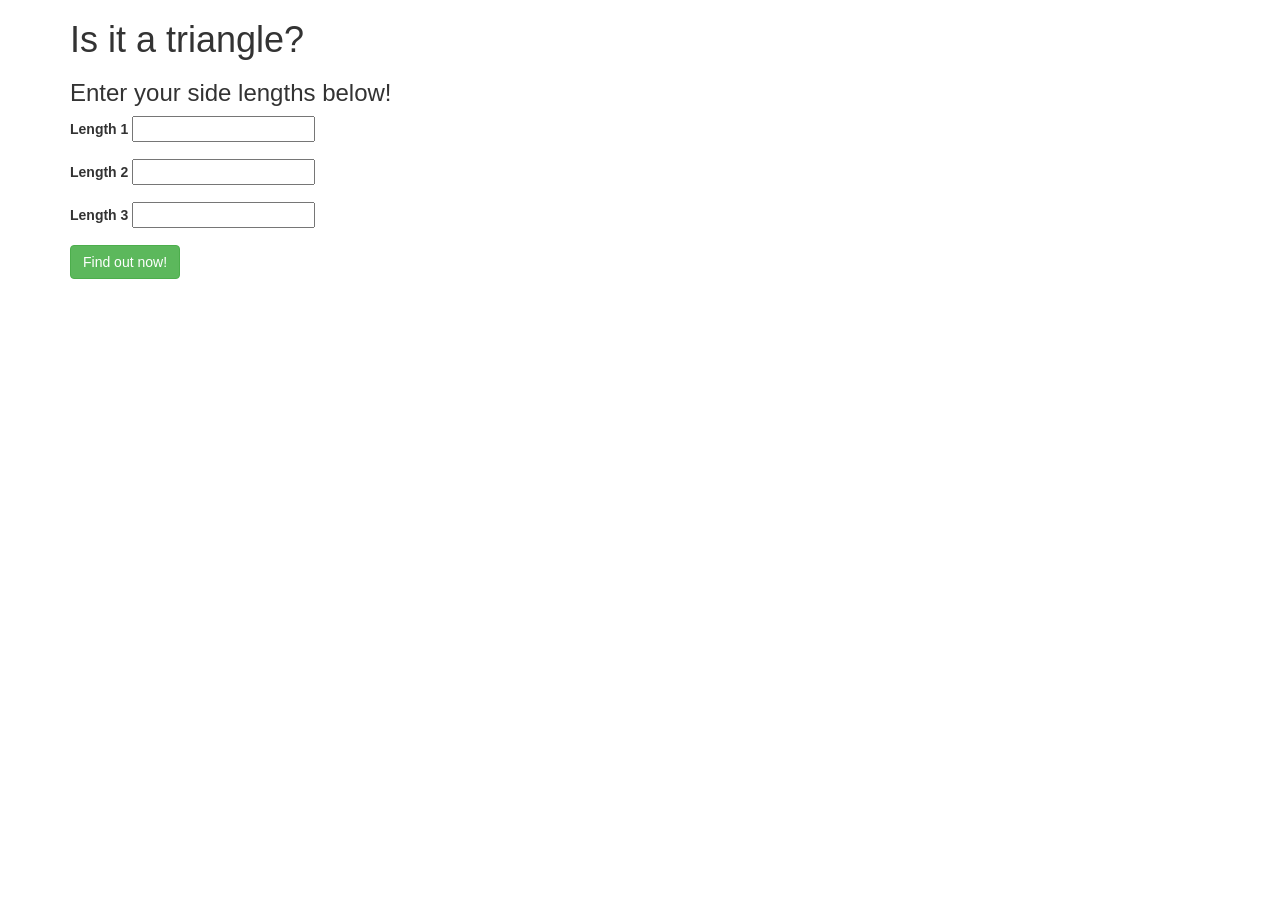
<file: index.html>
<!DOCTYPE html>
<html>
  <head>
    <meta charset="utf-8">
    <link rel="stylesheet" type="text/css" href="bootstrap/css/bootstrap.css" media="screen" charset="utf-8">
    <link rel="stylesheet" type="text/css" href="css/styles.css" media="screen"  charset="utf-8">

    <script src="js/jquery-1.12.0.js"></script>
    <script src="bootstrap/js/bootstrap.min.js"></script>
    <script src ="js/scripts.js"></script>
    <title></title>
  </head>
  <body>
    <div class="container">
      <header>
          <h1>Is it a triangle?</h1>
          <h3>Enter your side lengths below!</h3>
      </header>
      <form id="triangulate">
        <div class="form-group">
          <label for="length1">Length 1</label>
          <input id="length1" type="text">
        </div>
        <div class="form-group">
          <label for="length2">Length 2</label>
          <input id="length2" type="text">
        </div>
        <div class="form-group">
          <label for="length3">Length 3</label>
          <input id="length3" type="text">
        </div>
        <button type="submit" class="btn btn-success" name="button">Find out now!</button>
      </form>
      <div id="resultstrue">
        <p>You made a <span class="type"></span> triangle!</p>
      </div>
      <div id="resultsfalse">
        <p>You did not make a triangle! Try again!</p>
      </div>
    </div>

  </body>
</html>
</file>
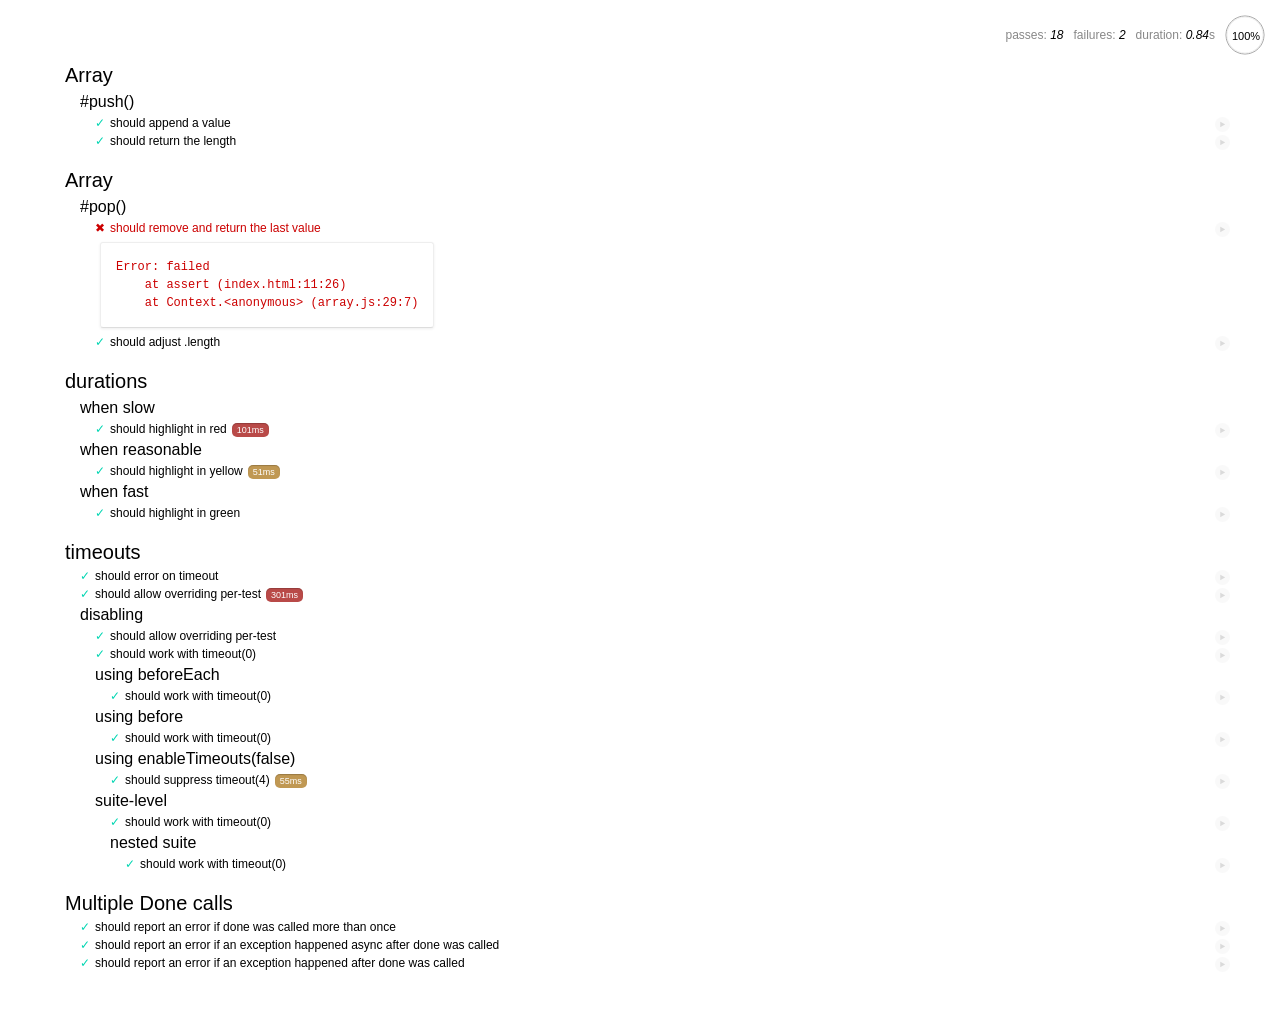
<file: specs/mocha-master/test/browser/index.html>
<html>
  <head>
    <title>Mocha</title>
    <meta http-equiv="Content-Type" content="text/html; charset=UTF-8">
    <meta name="viewport" content="width=device-width, initial-scale=1.0">
    <link rel="stylesheet" href="../../mocha.css" />
    <script src="../../mocha.js"></script>
    <script>mocha.setup('bdd')</script>
    <script>
      function assert(expr, msg) {
        if (!expr) throw new Error(msg || 'failed');
      }
    </script>
    <script src="array.js"></script>
    <script src="../acceptance/duration.js"></script>
    <script src="../acceptance/timeout.js"></script>
    <script src="multiple-done.js"></script>
    <script>
      onload = function(){
        mocha.checkLeaks();
        mocha.globals(['foo']);
        var runner = mocha.run();

        // runner.on('test end', function(test){
        //   console.log(test.fullTitle());
        // });
      };
    </script>
  </head>
  <body>
    <div id="mocha"></div>
  </body>
</html>
</file>
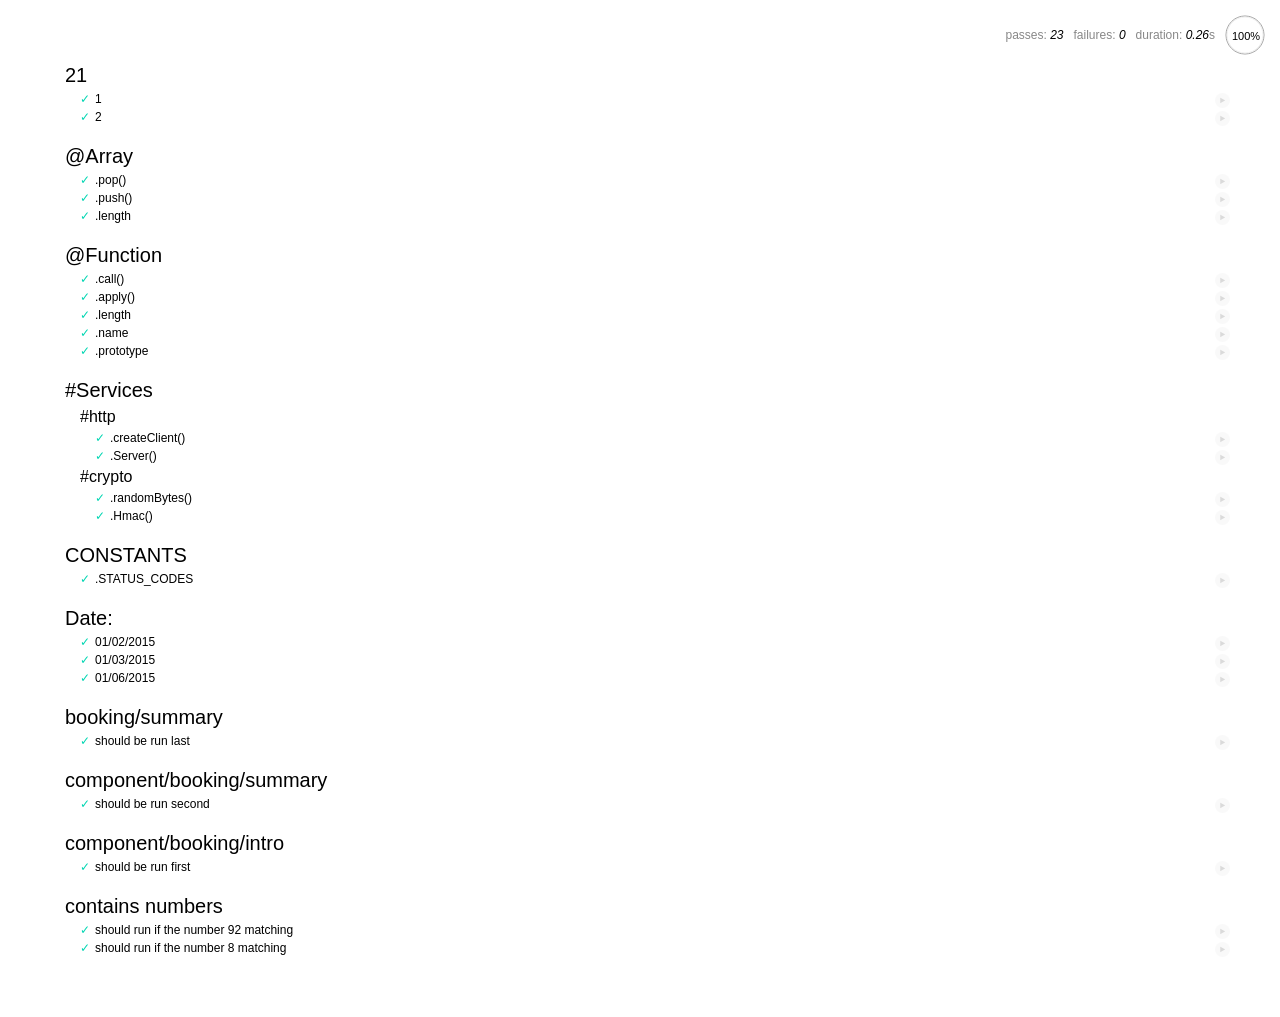
<file: specs/mocha-master/test/browser/grep.html>
<html>
  <head>
    <title>Mocha</title>
    <meta http-equiv="Content-Type" content="text/html; charset=UTF-8">
    <meta name="viewport" content="width=device-width, initial-scale=1.0">
    <link rel="stylesheet" href="../../mocha.css" />
    <script src="../../mocha.js"></script>
    <script>mocha.setup('bdd')</script>
    <script>
      function assert(expr, msg) {
        if (!expr) throw new Error(msg || 'failed');
      }
    </script>
    <script src="grep.js"></script>
  </head>
  <body>
    <div id="mocha"></div>
  <script>
      (function(window) {
        var location = window.location;
        mocha.checkLeaks();
        var runner = mocha.run();
        setTimeout(run, 1000);

        function run() {
          var regex = [
              '.*',                                // All
              'm{2}',                              // 'mm...m'
              '\\d',                               // Contains number
              '^\\d{2}(?=\\s\\d$)',                // Start with 2 numbers and end with one
              '^@.*(?=\\(\\)$)',                   // Run @Array and @Function suite, but only function
              '^@(?!.*\\)$)',                      // Run @Array and @Function suite, but only properties
              '^co',                               // Start with 'co'
              'first$',                            // Ends with 'first'
              '^co.*(?=second$)',                  // Starts with 'co', ends with 'second'
              '^Date:\\s01\/0(?:[1-4])\/2015$',    // Run all tests between '01/[01-04]/2015'
              encodeURIComponent('^#'),            // Run encoded => start with '#'
              encodeURIComponent('^[^a-z|0-9]+$')  // Run encoded => only uppercase suites(include `it` fns), e.g: CONSTANTS
            ]
            , qs = location.search.replace('?grep=', '')
            , re = ~qs.indexOf('%') ? qs : decodeURIComponent(qs)
            , grep = regex[regex.indexOf(re) + 1];

          return grep
            ? location.search = 'grep=' + grep
            : false;
        }
      })(window);
  </script>
  </body>
</html>
</file>
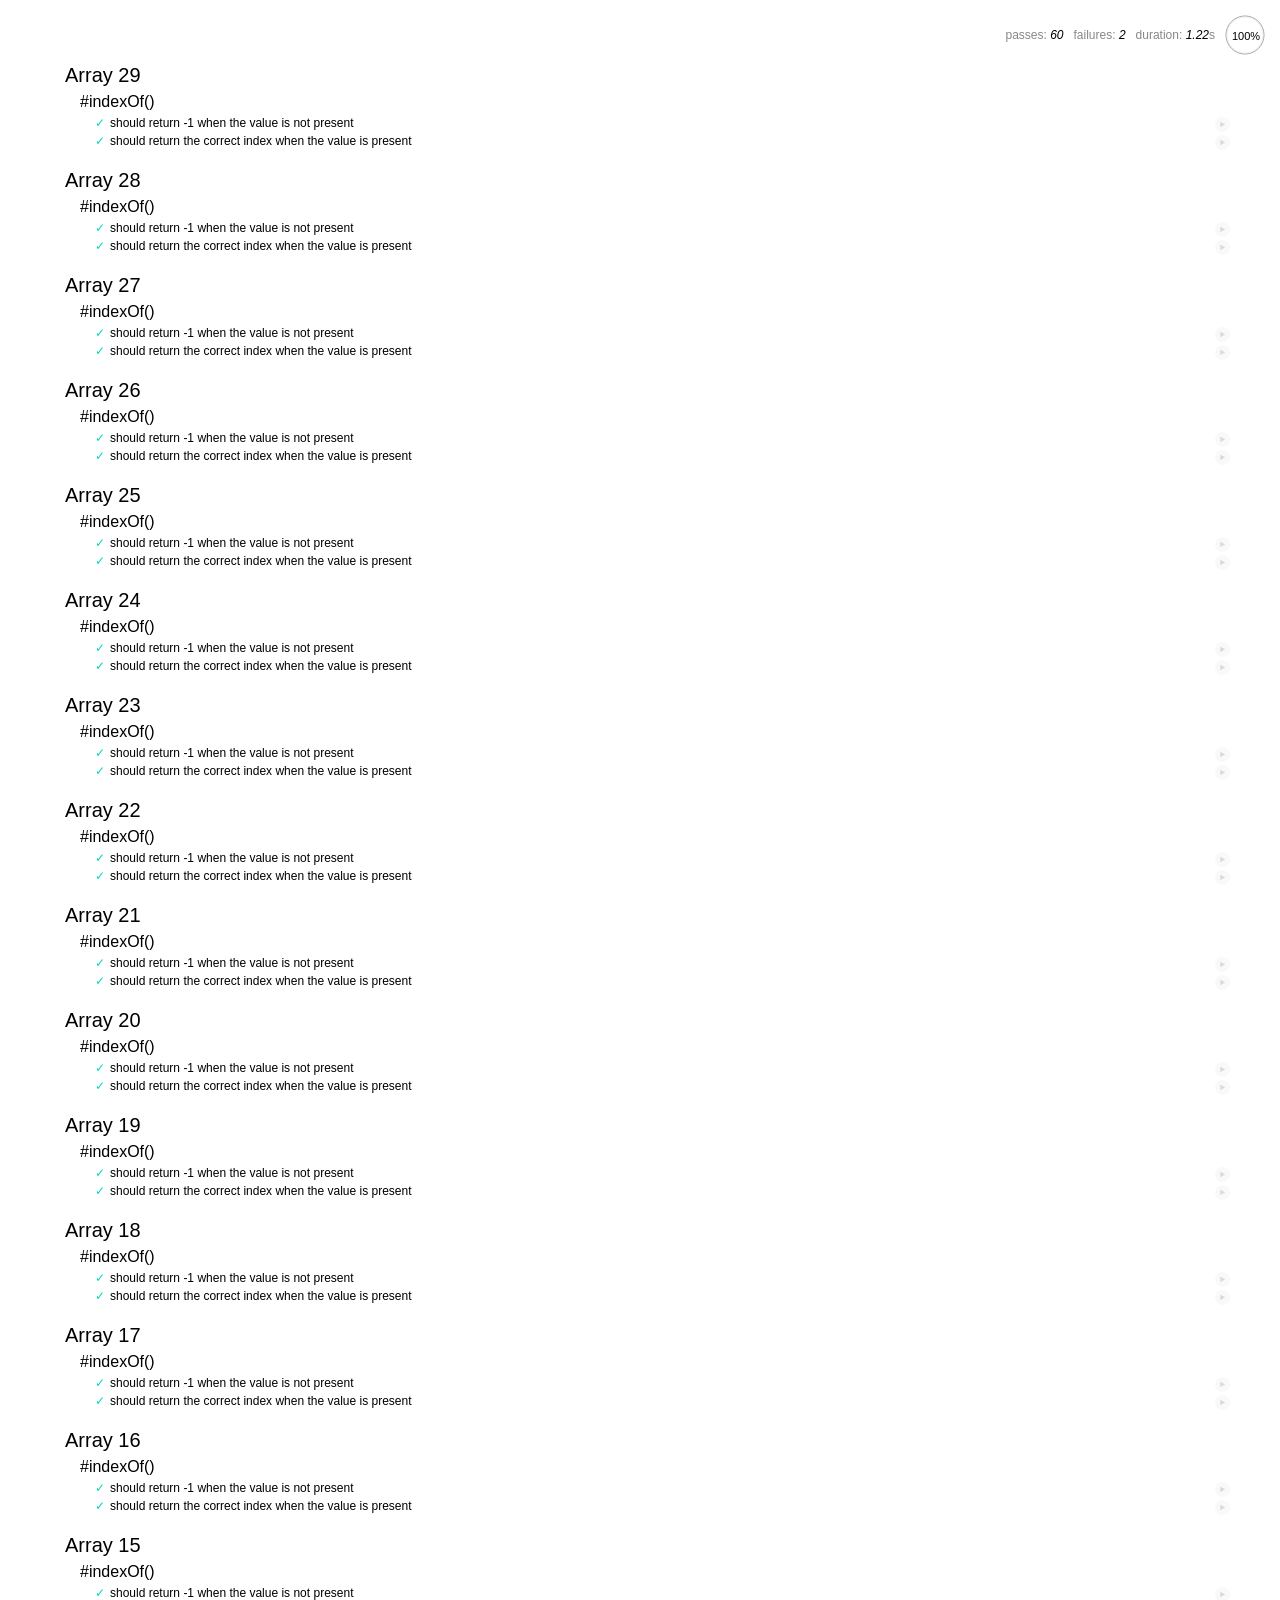
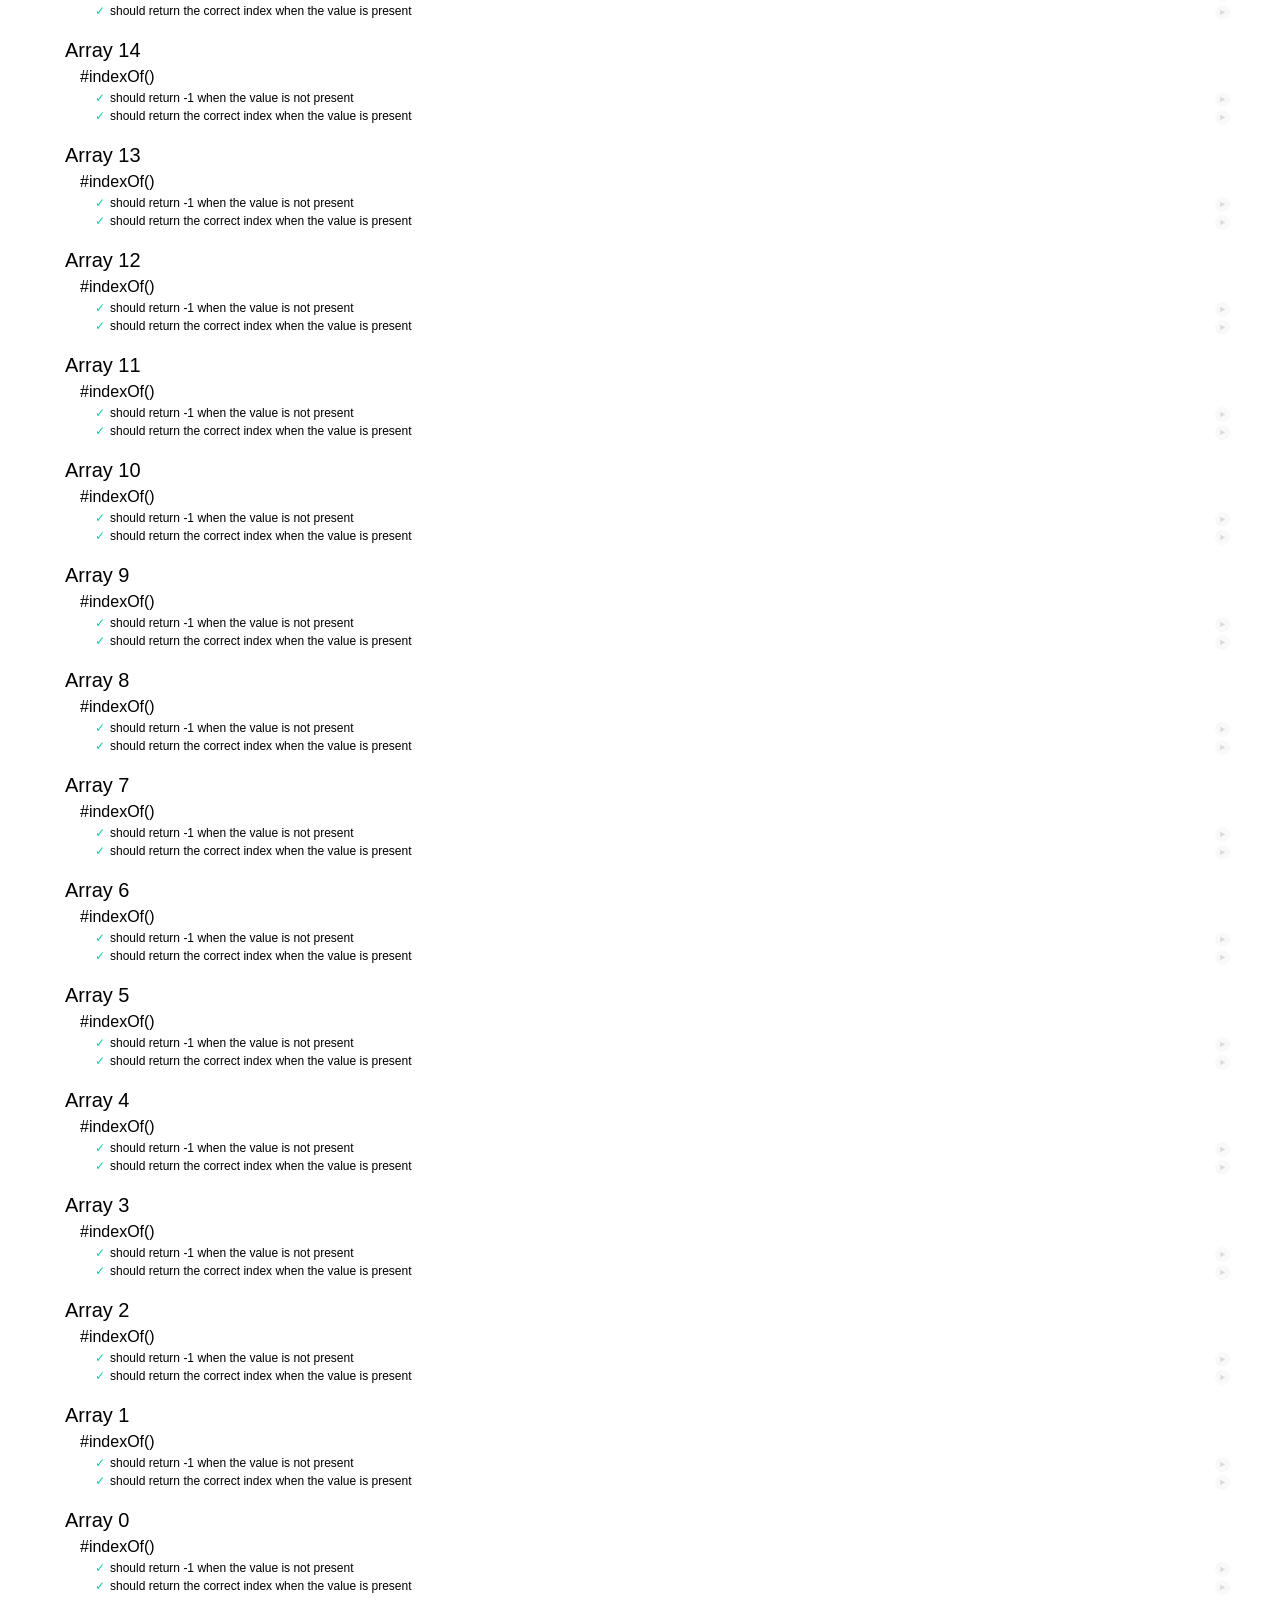
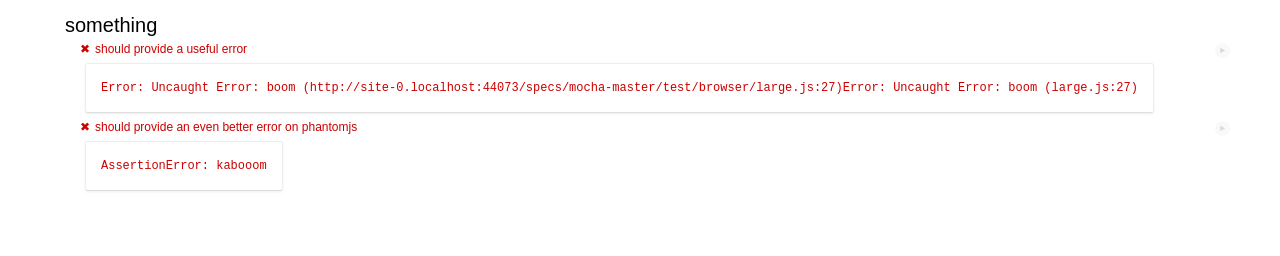
<file: specs/mocha-master/test/browser/large.html>
<html>
  <head>
    <title>Mocha</title>
    <meta http-equiv="Content-Type" content="text/html; charset=UTF-8">
    <meta name="viewport" content="width=device-width, initial-scale=1.0">
    <link rel="stylesheet" href="../../mocha.css" />
    <script src="../../mocha.js"></script>
    <script>mocha.setup('bdd')</script>
    <script>
      function assert(expr, msg) {
        if (!expr) throw new Error(msg || 'failed');
      }
    </script>
    <script src="large.js"></script>
    <script>
      onload = function(){
        mocha.run();
      };
    </script>
  </head>
  <body>
    <div id="mocha"></div>
  </body>
</html>
</file>
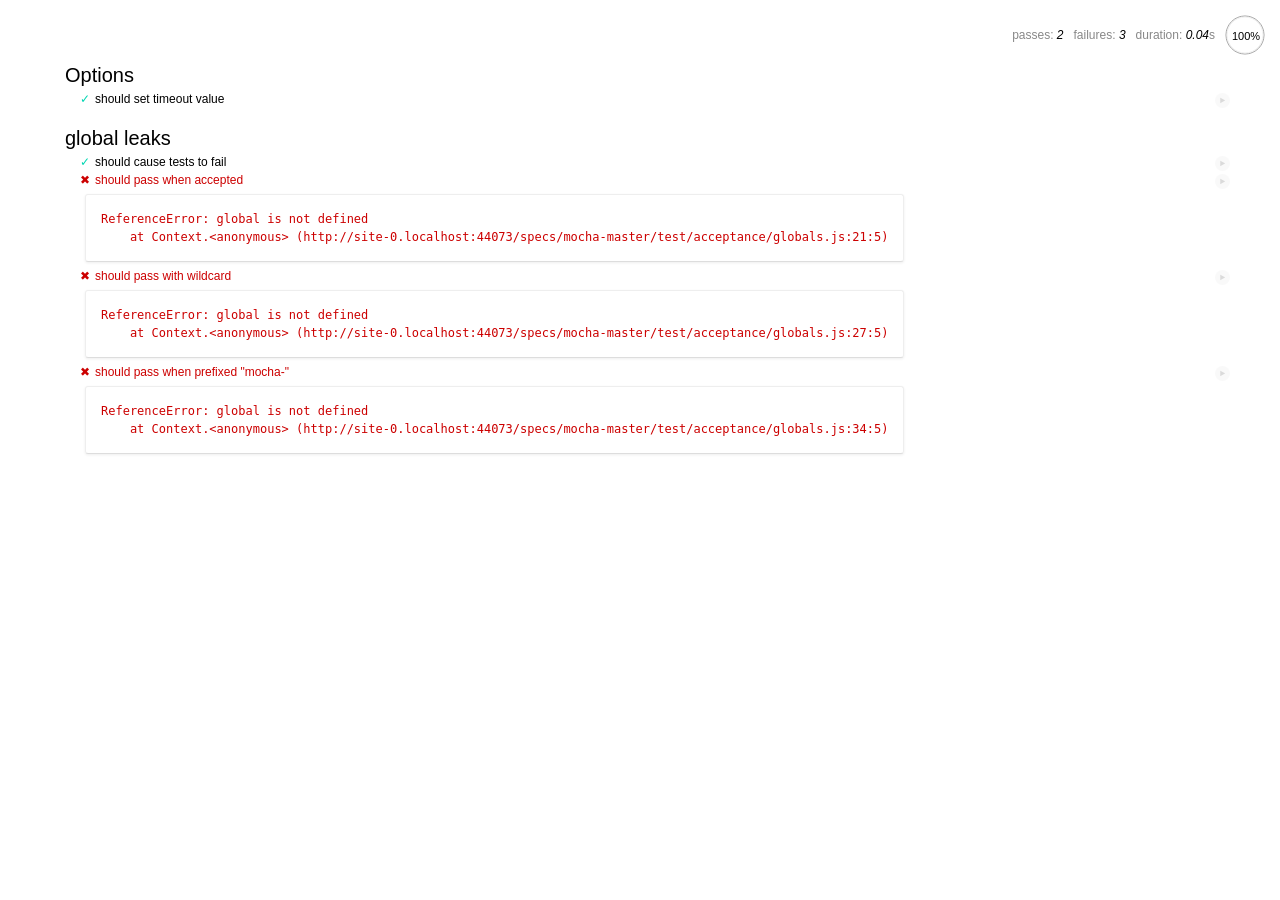
<file: specs/mocha-master/test/browser/opts.html>
<html>
  <head>
    <title>Mocha</title>
    <meta http-equiv="Content-Type" content="text/html; charset=UTF-8">
    <meta name="viewport" content="width=device-width, initial-scale=1.0">
    <link rel="stylesheet" href="../../mocha.css" />
    <script src="../../mocha.js"></script>
    <script>
      mocha.setup({
        ui: 'bdd',
        globals: ['okGlobalA', 'okGlobalB', 'okGlobalC', 'callback*']
      }).timeout(1500)
    </script>
    <script>
      function assert(expr, msg) {
        if (!expr) throw new Error(msg || 'failed');
      }
    </script>
    <script src="opts.js"></script>
    <script src="../acceptance/globals.js"></script>
    <script>
     onload = function(){
        var runner = mocha.run();
      };
    </script>
  </head>
  <body>
    <div id="mocha"></div>
  </body>
</html>
</file>
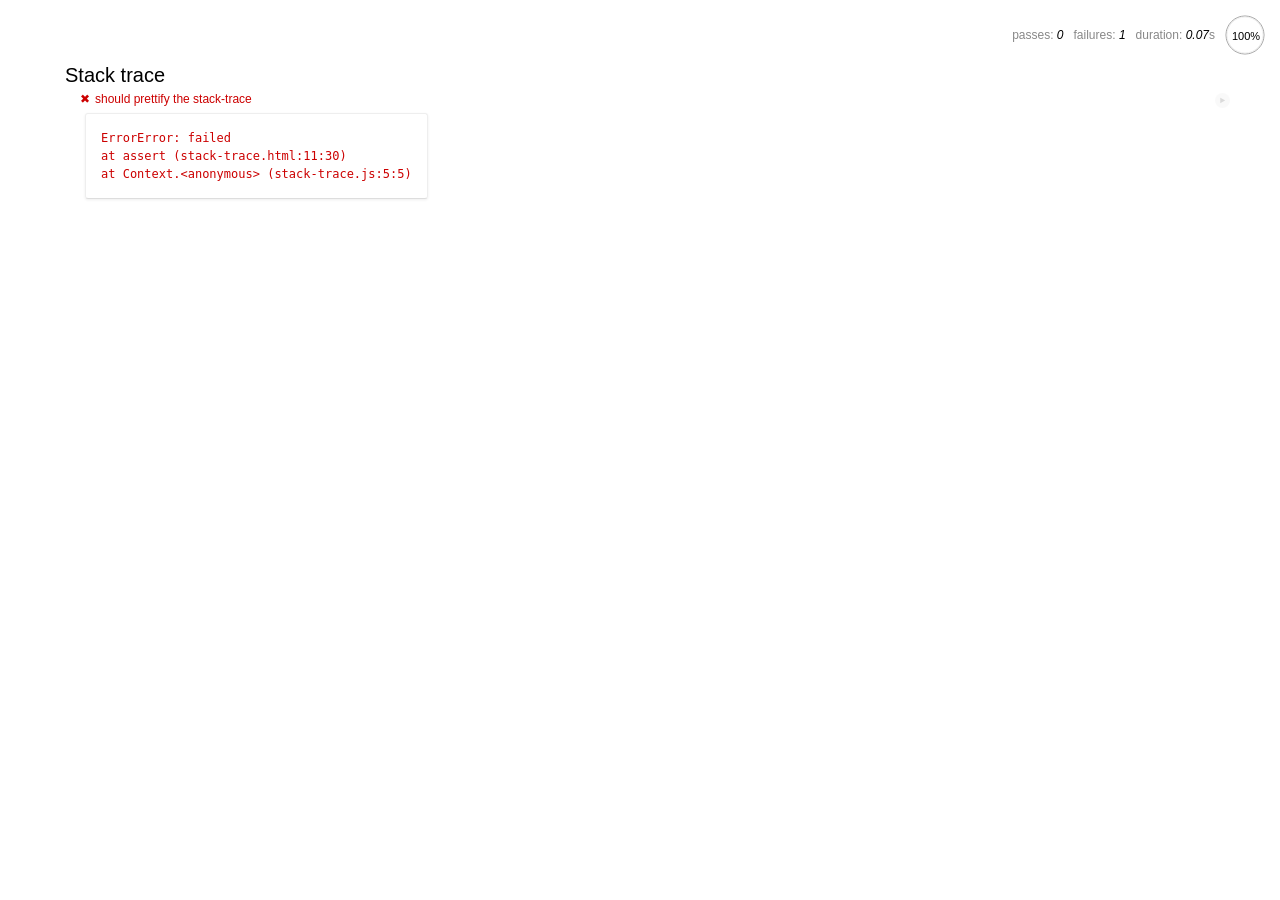
<file: specs/mocha-master/test/browser/stack-trace.html>
<html>
<head>
    <title>Mocha</title>
    <meta http-equiv="Content-Type" content="text/html; charset=UTF-8">
    <meta name="viewport" content="width=device-width, initial-scale=1.0">
    <link rel="stylesheet" href="../../mocha.css" />
    <script src="../../mocha.js"></script>
    <script>mocha.setup('bdd')</script>
    <script>
        function assert(expr, err) {
            if (!expr) throw err;
        }
    </script>
    <script src="stack-trace.js"></script>
    <script>
        onload = function() {
            mocha.run();
        };
    </script>
</head>
<body>
<div id="mocha"></div>
</body>
</html>
</file>
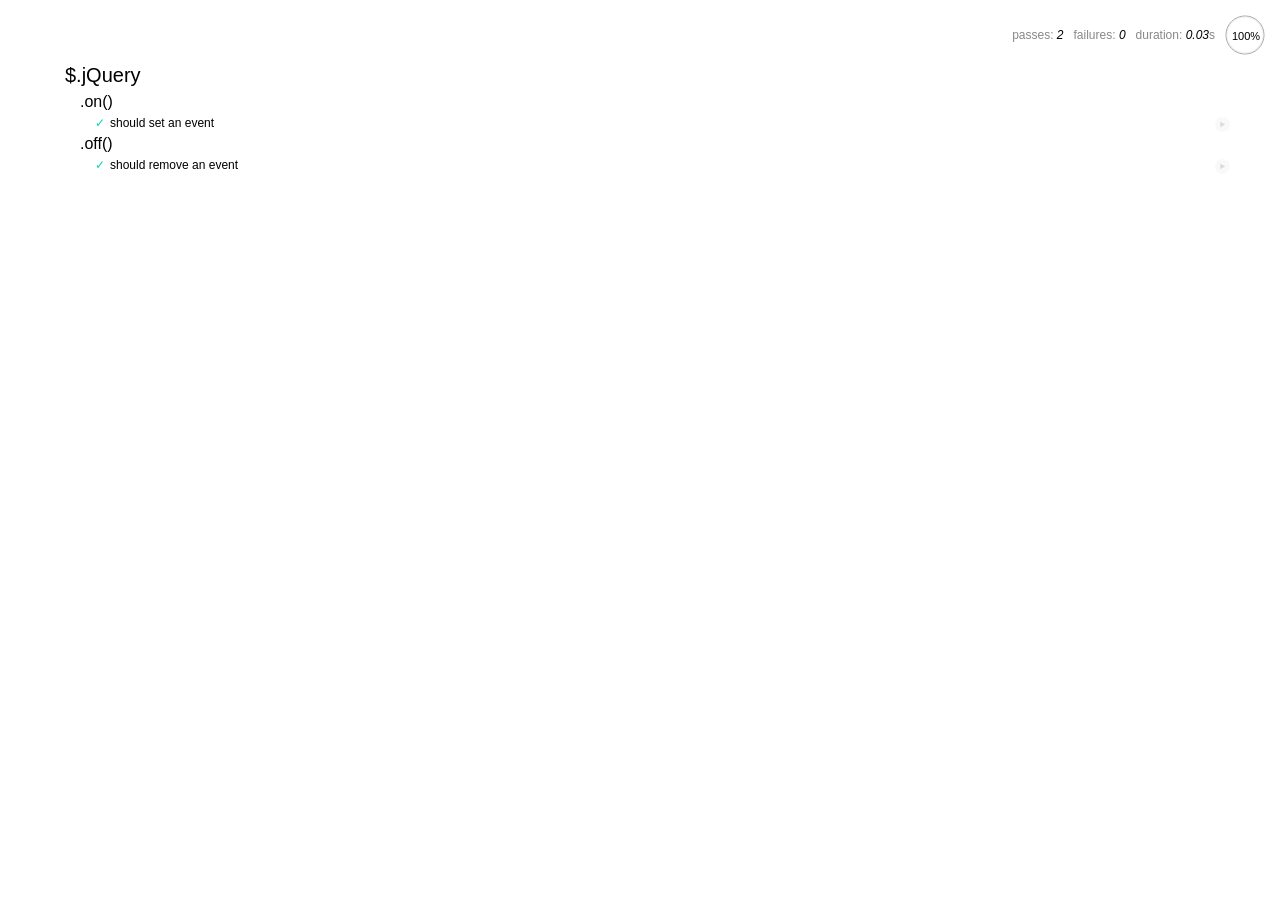
<file: specs/mocha-master/test/browser/ui.html>
<html>
  <head>
    <title>Mocha</title>
    <meta http-equiv="Content-Type" content="text/html; charset=UTF-8">
    <meta name="viewport" content="width=device-width, initial-scale=1.0">
    <link rel="stylesheet" href="../../mocha.css" />
    <script src="../../mocha.js"></script>
    <script>mocha.setup('bdd')</script>
    <script>
      function assert(expr, msg) {
        if (!expr) throw new Error(msg || 'failed');
      }
    </script>
    <script src="ui.js"></script>
  </head>
  <body>
    <div id="mocha"></div>
  <script>
      (function(window) {
        var location = window.location;
        mocha.checkLeaks();
        var runner = mocha.run();
        var count = 0;
        setTimeout(run, 1000);

        function run() {
          var regex = [
              '',                                  // All
              '%5C%24%5C.jQuery',                  // $.jQuery
              '%5C%24%5C.jQuery%20%5C.on%5C(%5C)', // $.jQuery .on()
            ]
            , qs = location.search.replace('?grep=', '')
            , re = ~qs.indexOf('%') ? qs : decodeURIComponent(qs)
            , grep = regex[regex.indexOf(re) + 1]
            , anchors = document.getElementsByTagName('a');

          // Locate first 'a' element w/ matching grep param; click it
          for (var i = 0; i < anchors.length; i++) {
            if (anchors[i].href && anchors[i].href.indexOf(grep) > -1)
              return void anchors[i].click();
          }
        }
      })(window);
  </script>
  </body>
</html>
</file>
<file: css/styles.css>
#resultstrue, #resultsfalse {
  display: none;
}
</file>
<file: specs/mocha-master/mocha.css>
@charset "utf-8";

body {
  margin:0;
}

#mocha {
  font: 20px/1.5 "Helvetica Neue", Helvetica, Arial, sans-serif;
  margin: 60px 50px;
}

#mocha ul,
#mocha li {
  margin: 0;
  padding: 0;
}

#mocha ul {
  list-style: none;
}

#mocha h1,
#mocha h2 {
  margin: 0;
}

#mocha h1 {
  margin-top: 15px;
  font-size: 1em;
  font-weight: 200;
}

#mocha h1 a {
  text-decoration: none;
  color: inherit;
}

#mocha h1 a:hover {
  text-decoration: underline;
}

#mocha .suite .suite h1 {
  margin-top: 0;
  font-size: .8em;
}

#mocha .hidden {
  display: none;
}

#mocha h2 {
  font-size: 12px;
  font-weight: normal;
  cursor: pointer;
}

#mocha .suite {
  margin-left: 15px;
}

#mocha .test {
  margin-left: 15px;
  overflow: hidden;
}

#mocha .test.pending:hover h2::after {
  content: '(pending)';
  font-family: arial, sans-serif;
}

#mocha .test.pass.medium .duration {
  background: #c09853;
}

#mocha .test.pass.slow .duration {
  background: #b94a48;
}

#mocha .test.pass::before {
  content: '✓';
  font-size: 12px;
  display: block;
  float: left;
  margin-right: 5px;
  color: #00d6b2;
}

#mocha .test.pass .duration {
  font-size: 9px;
  margin-left: 5px;
  padding: 2px 5px;
  color: #fff;
  -webkit-box-shadow: inset 0 1px 1px rgba(0,0,0,.2);
  -moz-box-shadow: inset 0 1px 1px rgba(0,0,0,.2);
  box-shadow: inset 0 1px 1px rgba(0,0,0,.2);
  -webkit-border-radius: 5px;
  -moz-border-radius: 5px;
  -ms-border-radius: 5px;
  -o-border-radius: 5px;
  border-radius: 5px;
}

#mocha .test.pass.fast .duration {
  display: none;
}

#mocha .test.pending {
  color: #0b97c4;
}

#mocha .test.pending::before {
  content: '◦';
  color: #0b97c4;
}

#mocha .test.fail {
  color: #c00;
}

#mocha .test.fail pre {
  color: black;
}

#mocha .test.fail::before {
  content: '✖';
  font-size: 12px;
  display: block;
  float: left;
  margin-right: 5px;
  color: #c00;
}

#mocha .test pre.error {
  color: #c00;
  max-height: 300px;
  overflow: auto;
}

#mocha .test .html-error {
  overflow: auto;
  color: black;
  line-height: 1.5;
  display: block;
  float: left;
  clear: left;
  font: 12px/1.5 monaco, monospace;
  margin: 5px;
  padding: 15px;
  border: 1px solid #eee;
  max-width: 85%; /*(1)*/
  max-width: calc(100% - 42px); /*(2)*/
  max-height: 300px;
  word-wrap: break-word;
  border-bottom-color: #ddd;
  -webkit-border-radius: 3px;
  -webkit-box-shadow: 0 1px 3px #eee;
  -moz-border-radius: 3px;
  -moz-box-shadow: 0 1px 3px #eee;
  border-radius: 3px;
}

#mocha .test .html-error pre.error {
  border: none;
  -webkit-border-radius: none;
  -webkit-box-shadow: none;
  -moz-border-radius: none;
  -moz-box-shadow: none;
  padding: 0;
  margin: 0;
  margin-top: 18px;
  max-height: none;
}

/**
 * (1): approximate for browsers not supporting calc
 * (2): 42 = 2*15 + 2*10 + 2*1 (padding + margin + border)
 *      ^^ seriously
 */
#mocha .test pre {
  display: block;
  float: left;
  clear: left;
  font: 12px/1.5 monaco, monospace;
  margin: 5px;
  padding: 15px;
  border: 1px solid #eee;
  max-width: 85%; /*(1)*/
  max-width: calc(100% - 42px); /*(2)*/
  word-wrap: break-word;
  border-bottom-color: #ddd;
  -webkit-border-radius: 3px;
  -webkit-box-shadow: 0 1px 3px #eee;
  -moz-border-radius: 3px;
  -moz-box-shadow: 0 1px 3px #eee;
  border-radius: 3px;
}

#mocha .test h2 {
  position: relative;
}

#mocha .test a.replay {
  position: absolute;
  top: 3px;
  right: 0;
  text-decoration: none;
  vertical-align: middle;
  display: block;
  width: 15px;
  height: 15px;
  line-height: 15px;
  text-align: center;
  background: #eee;
  font-size: 15px;
  -moz-border-radius: 15px;
  border-radius: 15px;
  -webkit-transition: opacity 200ms;
  -moz-transition: opacity 200ms;
  transition: opacity 200ms;
  opacity: 0.3;
  color: #888;
}

#mocha .test:hover a.replay {
  opacity: 1;
}

#mocha-report.pass .test.fail {
  display: none;
}

#mocha-report.fail .test.pass {
  display: none;
}

#mocha-report.pending .test.pass,
#mocha-report.pending .test.fail {
  display: none;
}
#mocha-report.pending .test.pass.pending {
  display: block;
}

#mocha-error {
  color: #c00;
  font-size: 1.5em;
  font-weight: 100;
  letter-spacing: 1px;
}

#mocha-stats {
  position: fixed;
  top: 15px;
  right: 10px;
  font-size: 12px;
  margin: 0;
  color: #888;
  z-index: 1;
}

#mocha-stats .progress {
  float: right;
  padding-top: 0;
}

#mocha-stats em {
  color: black;
}

#mocha-stats a {
  text-decoration: none;
  color: inherit;
}

#mocha-stats a:hover {
  border-bottom: 1px solid #eee;
}

#mocha-stats li {
  display: inline-block;
  margin: 0 5px;
  list-style: none;
  padding-top: 11px;
}

#mocha-stats canvas {
  width: 40px;
  height: 40px;
}

#mocha code .comment { color: #ddd; }
#mocha code .init { color: #2f6fad; }
#mocha code .string { color: #5890ad; }
#mocha code .keyword { color: #8a6343; }
#mocha code .number { color: #2f6fad; }

@media screen and (max-device-width: 480px) {
  #mocha {
    margin: 60px 0px;
  }

  #mocha #stats {
    position: absolute;
  }
}
</file>
